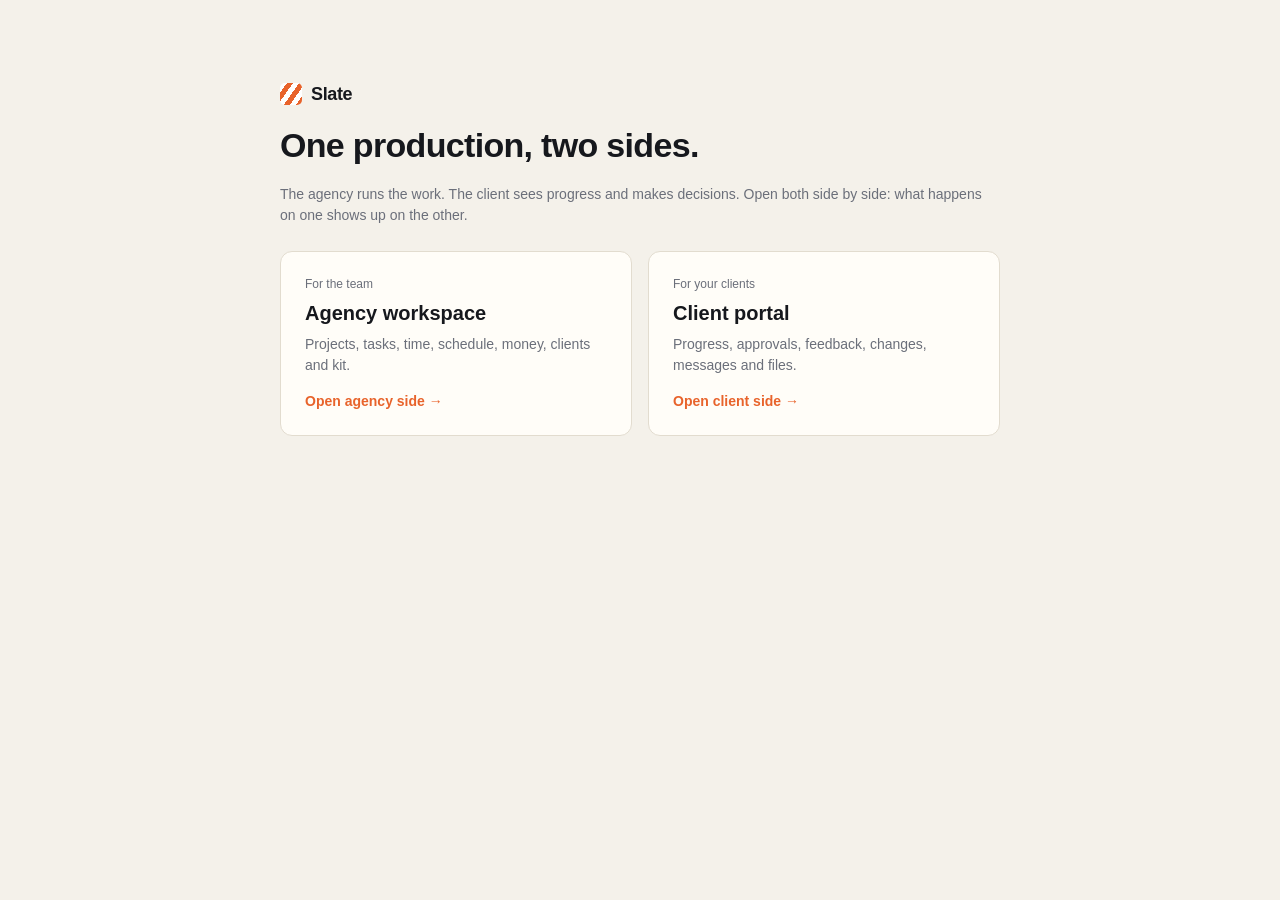
<file: index.html>
<!doctype html>
<html lang="en">
<head>
<meta charset="utf-8">
<meta name="viewport" content="width=device-width, initial-scale=1">
<title>Slate — production management for agencies</title>
<link rel="stylesheet" href="styles.css">
</head>
<body class="door">
<div class="doorwrap">
  <div class="logo dark"><i></i>Slate</div>
  <h1>One production, two sides.</h1>
  <p class="muted">The agency runs the work. The client sees progress and makes decisions. Open both side by side: what happens on one shows up on the other.</p>
  <div class="doors">
    <a class="card doorcard" href="agency.html"><small>For the team</small><b>Agency workspace</b><span>Projects, tasks, time, schedule, money, clients and kit.</span><em>Open agency side →</em></a>
    <a class="card doorcard" href="client.html"><small>For your clients</small><b>Client portal</b><span>Progress, approvals, feedback, changes, messages and files.</span><em>Open client side →</em></a>
  </div>
</div>
</body>
</html>
</file>
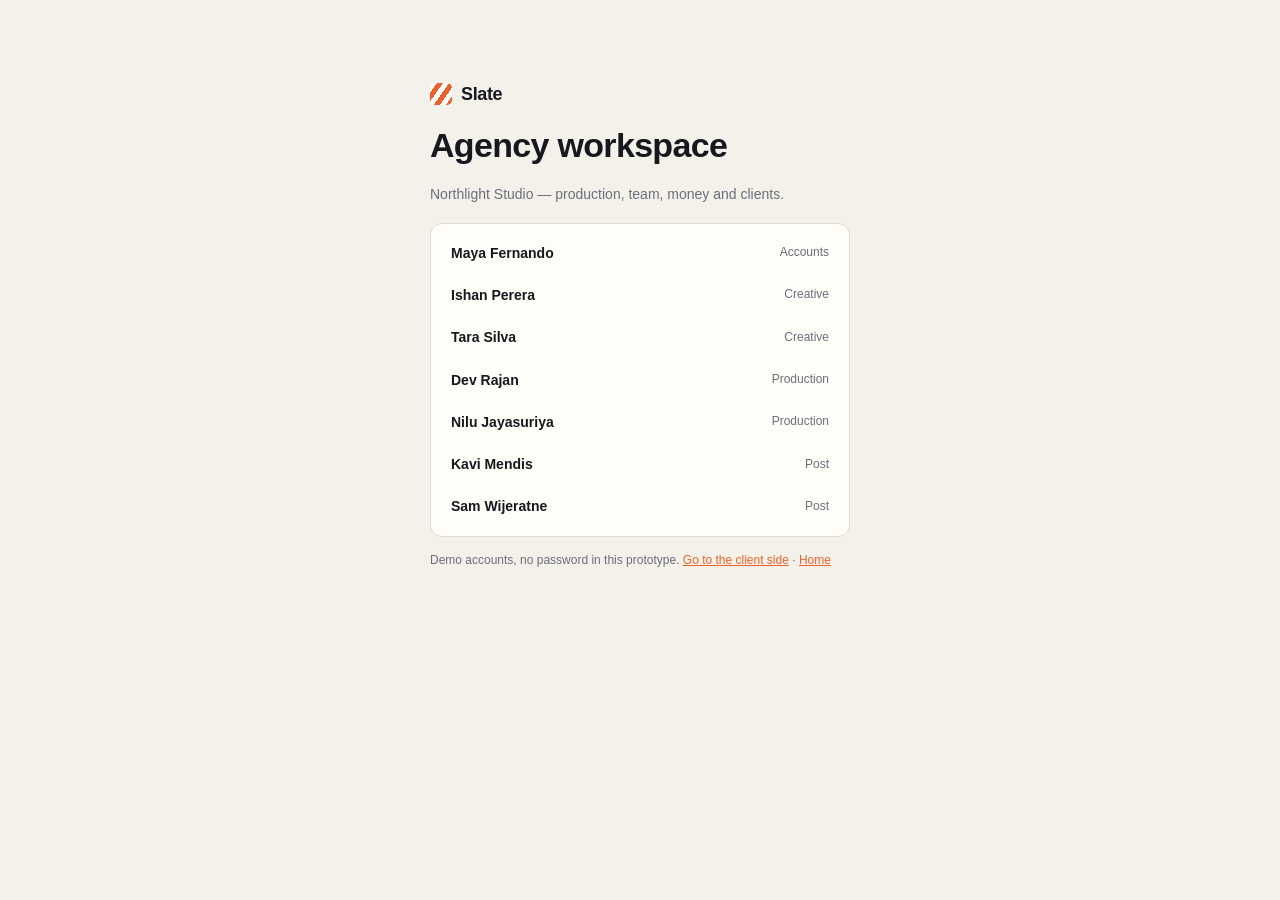
<file: agency.html>
<!doctype html>
<html lang="en">
<head>
<meta charset="utf-8">
<meta name="viewport" content="width=device-width, initial-scale=1">
<title>Slate — agency</title>
<link rel="stylesheet" href="styles.css">
</head>
<body data-side="agency">
<div id="app"></div>
<script src="app.js"></script>
</body>
</html>
</file>
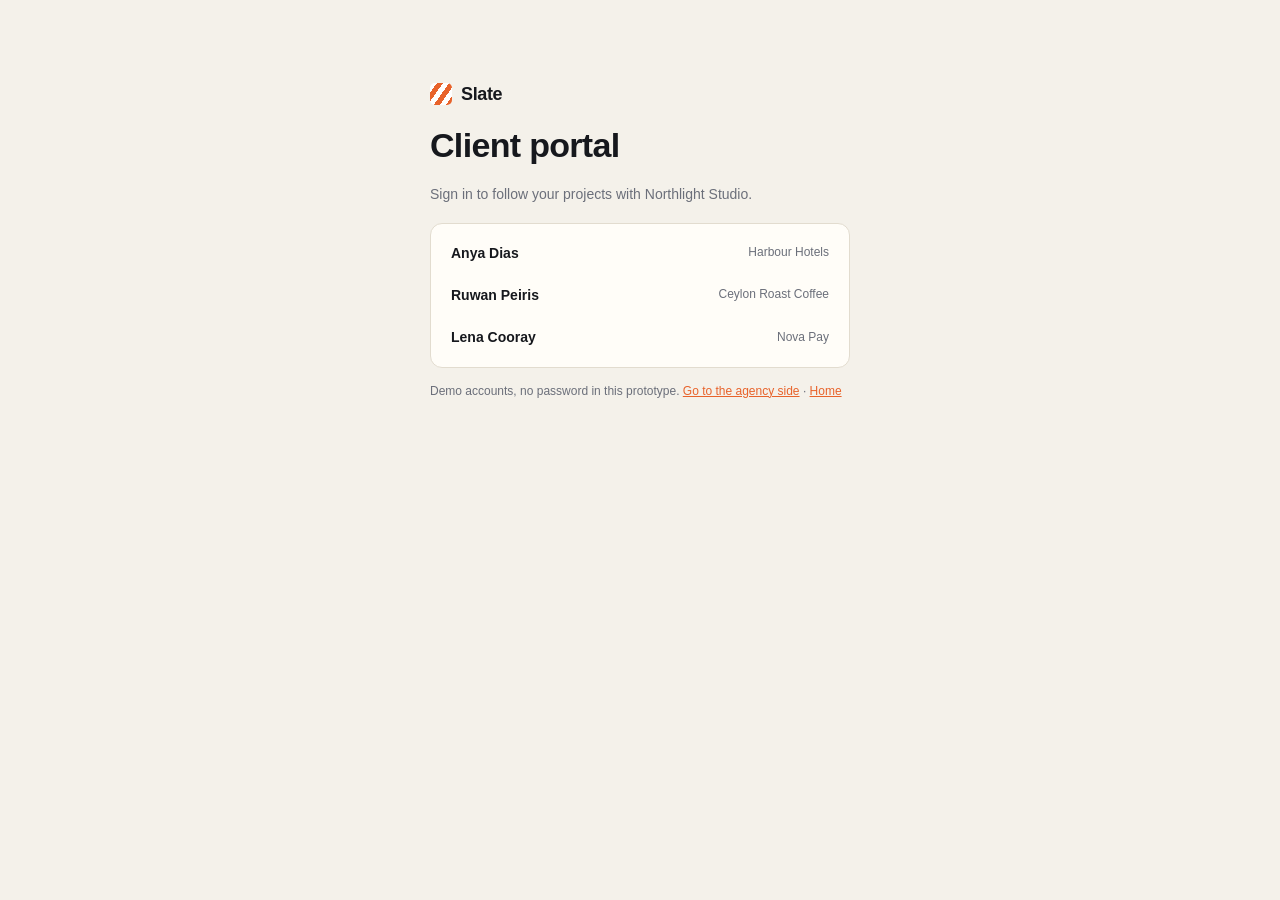
<file: client.html>
<!doctype html>
<html lang="en">
<head>
<meta charset="utf-8">
<meta name="viewport" content="width=device-width, initial-scale=1">
<title>Slate — client</title>
<link rel="stylesheet" href="styles.css">
</head>
<body data-side="client">
<div id="app"></div>
<script src="app.js"></script>
</body>
</html>
</file>
<file: styles.css>
:root{
  --bg:#F4F1EA;--card:#FFFDF8;--ink:#16181D;--mut:#6B6F7A;--line:#E2DCCF;
  --side:#15171C;--acc:#E8632B;--acc-soft:#FBE6DB;
  --ok:#2E9E6B;--ok-soft:#DDF1E7;--warn:#C9860F;--warn-soft:#FBEFD2;--bad:#D64545;--bad-soft:#FADEDE;--info:#3B6FD9;--info-soft:#DFE8FB;
  --r:12px;
}
*{box-sizing:border-box}
html,body{margin:0}
body{background:var(--bg);color:var(--ink);font:14px/1.45 -apple-system,BlinkMacSystemFont,"Segoe UI",Inter,Roboto,sans-serif;-webkit-font-smoothing:antialiased}
.mono{font-family:ui-monospace,SFMono-Regular,Menlo,monospace}
h1{font-size:24px;margin:0;letter-spacing:-.02em}
h2{font-size:16px;margin:0 0 10px}
h3{font-size:15px;margin:0 0 12px}
.muted,small{color:var(--mut)}
small{font-size:12px}
button,input,select,textarea{font:inherit;color:inherit}
button{cursor:pointer}

/* shell */
.side{position:fixed;inset:0 auto 0 0;width:216px;background:var(--side);color:#E9E6DF;padding:18px 12px;display:flex;flex-direction:column;gap:4px}
.logo{display:flex;align-items:center;gap:9px;font-weight:700;font-size:18px;letter-spacing:-.02em;padding:4px 8px 16px}
.logo i{width:22px;height:22px;border-radius:5px;background:repeating-linear-gradient(-55deg,var(--acc) 0 5px,#fff 5px 10px);display:block}
.nav{display:flex;align-items:center;justify-content:space-between;width:100%;text-align:left;background:none;border:0;color:#B9B6AE;padding:9px 10px;border-radius:8px}
.nav:hover{background:#22252C;color:#fff}
.nav.on{background:#2A2D35;color:#fff}
.nav b{background:var(--acc);color:#fff;border-radius:99px;font-size:11px;padding:1px 7px}
.side .foot{margin-top:auto;font-size:12px;color:#8A877F;padding:8px}
.side .foot button{background:none;border:0;color:#8A877F;text-decoration:underline;padding:0}
.top{position:sticky;top:0;z-index:5;margin-left:216px;background:rgba(244,241,234,.92);backdrop-filter:blur(8px);border-bottom:1px solid var(--line);padding:10px 28px;display:flex;align-items:center;gap:12px}
.seg{display:inline-flex;background:#E7E1D4;border-radius:9px;padding:3px}
.seg button{border:0;background:none;padding:6px 14px;border-radius:7px;color:var(--mut);font-weight:600}
.seg button.on{background:var(--card);color:var(--ink);box-shadow:0 1px 2px rgba(0,0,0,.08)}
.top select{border:1px solid var(--line);background:var(--card);border-radius:8px;padding:6px 8px}
main{margin-left:216px;padding:24px 28px 80px;max-width:1280px}
.sp{flex:1}
.row{display:flex;align-items:center;gap:10px}
.row.end{justify-content:flex-end;margin-top:14px}
.head{display:flex;align-items:flex-end;gap:14px;margin-bottom:18px;flex-wrap:wrap}

/* atoms */
.btn{border:1px solid var(--line);background:var(--card);border-radius:8px;padding:7px 12px;font-weight:600;white-space:nowrap}
.btn:hover{border-color:#bdb6a6}
.btn.primary{background:var(--ink);border-color:var(--ink);color:#fff}
.btn.acc{background:var(--acc);border-color:var(--acc);color:#fff}
.btn.ok{background:var(--ok);border-color:var(--ok);color:#fff}
.btn.sm{padding:4px 9px;font-size:12px}
.btn.ghost{background:none}
.link{background:none;border:0;padding:0;text-decoration:underline;text-decoration-color:var(--line);text-underline-offset:3px}
.card{background:var(--card);border:1px solid var(--line);border-radius:var(--r);padding:16px}
.chip{display:inline-flex;align-items:center;gap:6px;border-radius:99px;padding:3px 10px;font-size:12px;font-weight:600;white-space:nowrap;background:#ECE7DB;color:#4b4e57}
.chip.review{background:var(--info-soft);color:var(--info)}
.chip.changes{background:var(--warn-soft);color:var(--warn)}
.chip.approved,.chip.good{background:var(--ok-soft);color:var(--ok)}
.chip.bad{background:var(--bad-soft);color:var(--bad)}
.chip.warn{background:var(--warn-soft);color:var(--warn)}
.chip.acc{background:var(--acc-soft);color:var(--acc)}
.tag{font-size:11px;border:1px solid var(--line);border-radius:5px;padding:1px 6px;color:var(--mut)}
.tag.bad{border-color:var(--bad);color:var(--bad)}
.dot{width:9px;height:9px;border-radius:50%;display:inline-block;background:var(--ok)}
.dot.s2{background:var(--warn)}.dot.s3{background:var(--bad)}.dot.s0{background:#9aa0ad}
.bar{height:7px;border-radius:99px;background:#E7E1D4;overflow:hidden;min-width:70px}
.bar i{display:block;height:100%;background:var(--acc);border-radius:99px}
.bar.ok i{background:var(--ok)}.bar.over i{background:var(--bad)}
.team{font-size:12px;font-weight:600;color:var(--c);white-space:nowrap}
.team::before{content:"";display:inline-block;width:7px;height:7px;border-radius:2px;background:var(--c);margin-right:6px}

/* overview */
.tiles{display:grid;grid-template-columns:repeat(4,1fr);gap:12px;margin-bottom:16px}
.tile b{display:block;font-size:28px;letter-spacing:-.02em;line-height:1.1}
.tile span{color:var(--mut);font-size:12.5px}
.grid2{display:grid;grid-template-columns:1.7fr 1fr;gap:16px;align-items:start}
table{width:100%;border-collapse:collapse}
th{font-size:11px;text-transform:uppercase;letter-spacing:.05em;color:var(--mut);text-align:left;font-weight:600;padding:6px 8px;border-bottom:1px solid var(--line)}
td{padding:9px 8px;border-bottom:1px solid var(--line);vertical-align:middle}
tr:last-child td{border-bottom:0}
tr.click{cursor:pointer}
tr.click:hover td{background:#FAF6EC}
tr.late td:first-child{box-shadow:inset 3px 0 0 var(--bad)}
.flag{display:flex;gap:9px;padding:8px 0;border-bottom:1px solid var(--line);cursor:pointer}
.flag:last-child{border:0}
.flag .dot{margin-top:5px;flex:none}
.flag small{display:block}

/* project */
.back{background:none;border:0;color:var(--mut);padding:0;margin-bottom:8px}
.phead{display:grid;grid-template-columns:1fr auto;gap:18px;align-items:center;margin-bottom:14px}
.pct{font-size:44px;font-weight:700;letter-spacing:-.03em;line-height:1}
.pct small{font-size:13px;font-weight:500;display:block;letter-spacing:0;text-align:right}
.stepper{display:flex;margin:6px 0 18px;background:var(--card);border:1px solid var(--line);border-radius:var(--r);padding:14px 10px}
.step{flex:1;text-align:center;position:relative;font-size:12.5px;color:var(--mut)}
.step i{display:block;width:14px;height:14px;border-radius:50%;margin:0 auto 6px;background:var(--card);border:2px solid #cfc8b8;position:relative;z-index:1}
.step::before{content:"";position:absolute;top:6px;left:-50%;width:100%;height:2px;background:#d9d2c3}
.step:first-child::before{display:none}
.step.done i{background:var(--ok);border-color:var(--ok)}
.step.done::before,.step.cur::before{background:var(--ok)}
.step.cur i{border-color:var(--acc);box-shadow:0 0 0 4px var(--acc-soft)}
.step.cur span{color:var(--ink);font-weight:700}
.step small{display:block}
.tabs{display:flex;gap:4px;border-bottom:1px solid var(--line);margin-bottom:16px}
.tabs button{background:none;border:0;padding:9px 12px;color:var(--mut);font-weight:600;border-bottom:2px solid transparent;margin-bottom:-1px}
.tabs button.on{color:var(--ink);border-color:var(--acc)}
.stage{margin-bottom:14px;padding:0;overflow:hidden}
.stage>header{display:flex;align-items:center;gap:10px;padding:12px 16px;border-bottom:1px solid var(--line)}
.stage>header h2{margin:0}
.stage.cur{border-color:var(--acc)}
.stage.future{opacity:.72}
.stage .sec{padding:6px 16px 12px}
.sec>label{display:block;font-size:11px;text-transform:uppercase;letter-spacing:.05em;color:var(--mut);font-weight:600;margin:8px 0 4px}
.item{border:1px solid var(--line);border-radius:10px;margin:6px 0;background:#fff}
.item.open{border-color:#bdb6a6}
.item-row{display:flex;align-items:center;gap:10px;padding:9px 12px;cursor:pointer}
.kind{width:26px;height:26px;border-radius:7px;display:grid;place-items:center;font-size:10px;font-weight:700;background:#ECE7DB;color:#5a5d66;flex:none}
.kind.k-video{background:var(--ink);color:#fff}.kind.k-board{background:var(--acc-soft);color:var(--acc)}
.chev{color:var(--mut);width:14px;text-align:center}
.panel{border-top:1px solid var(--line);padding:14px}
.doc{white-space:pre-wrap;background:#FAF7F0;border:1px solid var(--line);border-radius:8px;padding:12px;max-height:300px;overflow:auto}
.board{display:grid;grid-template-columns:repeat(3,1fr);gap:8px}
.board figure{margin:0;aspect-ratio:4/3;border-radius:8px;background:#ddd;position:relative;overflow:hidden}
.board img{width:100%;height:100%;object-fit:cover}
.board figcaption{position:absolute;left:8px;bottom:8px;background:rgba(255,255,255,.9);border-radius:5px;padding:2px 7px;font-size:12px}
.player video,.frame{width:100%;aspect-ratio:16/9;border-radius:8px;background:#111;display:block;max-height:340px}
.frame{display:grid;place-content:center;text-align:center;color:#fff;gap:4px;background:radial-gradient(circle at 30% 20%,#3a3f4c,#101216)}
.frame small{color:#9a9fab}
.track{position:relative;margin-top:8px}
.scrub{width:100%;accent-color:var(--acc);margin:0}
.mark{position:absolute;top:-3px;width:3px;height:9px;background:var(--info);border-radius:2px;pointer-events:none}
.vmeta{margin:10px 0;font-size:12.5px;color:var(--mut)}
.vers{font-size:12.5px;color:var(--mut);margin:8px 0;padding-left:18px}
.signoff{background:var(--ok-soft);color:#1f6f4b;border-radius:8px;padding:8px 12px;font-weight:600;margin:10px 0}
.comments{margin-top:12px;border-top:1px dashed var(--line);padding-top:10px}
.cm{display:flex;gap:8px;align-items:baseline;padding:4px 0;flex-wrap:wrap}
.cm.client b{color:var(--info)}
.cm small{margin-left:auto}
.tcb{background:var(--info-soft);color:var(--info);border:0;border-radius:5px;padding:1px 6px;font-size:12px}
.comments form{margin-top:8px}
.comments input{flex:1;border:1px solid var(--line);border-radius:8px;padding:7px 10px;background:#fff}
.tasks select{border:1px solid var(--line);border-radius:6px;background:#fff;padding:3px 4px;max-width:150px}
.st{border:0;border-radius:99px;padding:3px 10px;font-size:12px;font-weight:600;background:#ECE7DB;color:#4b4e57}
.st-doing{background:var(--acc-soft);color:var(--acc)}.st-done{background:var(--ok-soft);color:var(--ok)}
.left li{padding:3px 0}
.log{position:relative;padding-left:18px}
.log::before{content:"";position:absolute;left:4px;top:6px;bottom:6px;width:2px;background:var(--line)}
.ev{position:relative;padding:7px 0}
.ev::before{content:"";position:absolute;left:-18px;top:13px;width:10px;height:10px;border-radius:50%;background:var(--ink);border:2px solid var(--bg)}
.ev.client::before{background:var(--info)}.ev.system::before{background:var(--ok)}
.ev small{display:block}
.stagebar{display:flex;height:26px;border-radius:7px;overflow:hidden;margin:8px 0 4px}
.stagebar div{display:grid;place-items:center;font-size:11px;color:#fff;font-weight:600;min-width:2px;overflow:hidden;white-space:nowrap}

/* team */
.sched{position:relative;overflow:hidden}
.sched .days{display:grid;grid-template-columns:150px repeat(14,1fr);font-size:11px;color:var(--mut);border-bottom:1px solid var(--line);padding-bottom:6px}
.sched .days span{text-align:center}
.srow{display:grid;grid-template-columns:150px 1fr;border-bottom:1px solid var(--line);align-items:start;padding:6px 0}
.srow:last-child{border:0}
.lane{position:relative;background:repeating-linear-gradient(90deg,transparent 0,transparent calc(100%/14 - 1px),var(--line) calc(100%/14 - 1px),var(--line) calc(100%/14))}
.sbar{position:absolute;height:19px;border-radius:5px;color:#fff;font-size:11px;padding:1px 6px;white-space:nowrap;overflow:hidden;text-overflow:ellipsis;background:var(--c)}

/* client */
.pcards{display:grid;grid-template-columns:repeat(auto-fill,minmax(300px,1fr));gap:14px}
.pcard{cursor:pointer;display:grid;grid-template-columns:auto 1fr;gap:14px;align-items:center}
.pcard:hover{border-color:#bdb6a6}
.ring{width:74px;height:74px;border-radius:50%;display:grid;place-items:center;background:conic-gradient(var(--acc) calc(var(--p)*1%),#E7E1D4 0)}
.ring b{width:58px;height:58px;border-radius:50%;background:var(--card);display:grid;place-items:center;font-size:16px}
.need{border-color:var(--info);background:#F5F8FF;margin-bottom:16px}
.need .row{padding:6px 0;border-bottom:1px solid #dbe4f8}
.need .row:last-child{border:0}

/* modal */
.scrim{position:fixed;inset:0;background:rgba(16,18,22,.45);z-index:20;display:grid;place-items:center;padding:20px}
.modal{background:var(--card);border-radius:14px;padding:20px;width:min(560px,100%);max-height:90vh;overflow:auto;box-shadow:0 20px 60px rgba(0,0,0,.25)}
.modal label{display:block;font-size:12px;font-weight:600;color:var(--mut);margin-bottom:10px}
.modal input,.modal select,.modal textarea{display:block;width:100%;margin-top:4px;border:1px solid var(--line);border-radius:8px;padding:8px 10px;background:#fff;color:var(--ink);font-weight:400;font-size:14px}
.modal textarea{font-family:ui-monospace,Menlo,monospace;font-size:13px}
.empty{padding:20px;text-align:center;color:var(--mut)}

@media(max-width:900px){
  .side{position:static;width:auto;flex-direction:row;flex-wrap:wrap;padding:10px}
  .side .foot,.logo{padding:4px 8px}.nav{width:auto}
  .top,main{margin-left:0;padding-left:16px;padding-right:16px}
  .tiles{grid-template-columns:repeat(2,1fr)}.grid2{grid-template-columns:1fr}
  .stepper{overflow-x:auto}.step{min-width:84px}
  .card{overflow-x:auto}
}

/* ===== v2: two sides ===== */
.logo.dark{color:var(--ink);padding:0 0 14px}
.door,.signin{min-height:100vh}
.doorwrap,.signin{max-width:760px;margin:0 auto;padding:9vh 20px 40px}
.doorwrap h1,.signin h1{font-size:34px;margin-bottom:8px}
.doors{display:grid;grid-template-columns:1fr 1fr;gap:16px;margin-top:26px}
.doorcard{display:flex;flex-direction:column;gap:6px;text-decoration:none;color:inherit;padding:24px;transition:.15s}
.doorcard:hover{border-color:var(--acc);transform:translateY(-2px)}
.doorcard b{font-size:20px}.doorcard span{color:var(--mut)}.doorcard em{font-style:normal;color:var(--acc);font-weight:700;margin-top:10px}
.signin{max-width:460px}
.signin .card{padding:8px;margin:18px 0 12px}
.acct{display:flex;justify-content:space-between;align-items:center;width:100%;background:none;border:0;border-radius:8px;padding:11px 12px;text-align:left}
.acct:hover{background:#F3EEE2}
a{color:var(--acc)}
/* client shell */
.ctop{position:sticky;top:0;z-index:5;background:var(--card);border-bottom:1px solid var(--line);padding:10px 28px;display:flex;align-items:center;gap:14px}
.brand{display:flex;align-items:center;gap:10px}
.brand i{width:30px;height:30px;border-radius:8px;background:var(--ink);display:block;position:relative}
.brand i::after{content:"";position:absolute;inset:9px;border-radius:50%;background:var(--acc)}
.brand small{display:block;line-height:1.1}
.cmain{margin:0 auto;padding:26px 28px 80px;max-width:1060px}
.ctop .nav{width:auto;color:var(--mut)}.ctop .nav.on,.ctop .nav:hover{background:#F0EBDF;color:var(--ink)}
.top .who,.ctop .who{font-weight:600}
/* bell */
.bellwrap{position:relative}
.bell b{background:var(--acc);color:#fff;border-radius:99px;font-size:11px;padding:1px 6px;margin-left:4px}
.drop{position:absolute;right:0;top:calc(100% + 8px);width:360px;max-height:420px;overflow:auto;background:var(--card);border:1px solid var(--line);border-radius:12px;box-shadow:0 14px 40px rgba(0,0,0,.16);padding:6px;z-index:10}
.drop .n{display:block;width:100%;text-align:left;background:none;border:0;border-radius:8px;padding:8px 10px}
.drop .n:hover{background:#F3EEE2}.drop .n.new{box-shadow:inset 3px 0 0 var(--acc)}
.drop small{display:block}
/* digest, decisions */
.digest{display:grid;grid-template-columns:repeat(3,1fr);gap:14px;margin-bottom:16px}
.digest ul{margin:6px 0 0;padding-left:18px}.digest li{padding:2px 0}
.order{border:1px solid var(--line);border-radius:10px;padding:12px;margin:8px 0;background:#fff;display:flex;gap:12px;align-items:center;flex-wrap:wrap}
/* messages */
.msgs{display:flex;flex-direction:column;gap:8px;margin-bottom:12px;max-height:440px;overflow:auto}
.msg{max-width:74%;background:#F1ECE0;border-radius:12px;padding:8px 12px;align-self:flex-start}
.msg.me{align-self:flex-end;background:var(--ink);color:#fff}.msg.me small{color:#b9b6ae}
.msg.int{background:var(--warn-soft);color:var(--ink);border:1px dashed var(--warn)}.msg.int small{color:var(--warn)}
form.row input[type=text],form.row input:not([type]){flex:1;border:1px solid var(--line);border-radius:8px;padding:8px 10px;background:#fff}
/* diff */
.doc .add{background:var(--ok-soft);color:#1f6f4b}.doc .del{background:var(--bad-soft);color:var(--bad);text-decoration:line-through}
/* kanban */
.kan{display:grid;grid-template-columns:repeat(3,1fr);gap:14px;align-items:start}
.kcol{background:#EDE8DC;border-radius:12px;padding:10px}
.kcol h2{font-size:13px;display:flex;justify-content:space-between}
.kcard{background:var(--card);border:1px solid var(--line);border-radius:10px;padding:10px;margin-top:8px}
.kcard.late{border-color:var(--bad)}
.kcard .row{margin-top:8px;justify-content:space-between}
.tiles.t3{grid-template-columns:repeat(3,1fr)}
.pos{color:var(--ok)}.neg{color:var(--bad)}
@media(max-width:900px){.doors,.digest,.kan{grid-template-columns:1fr}.ctop,.cmain{padding-left:16px;padding-right:16px}.drop{width:290px}.ctop{flex-wrap:wrap}}
</file>
